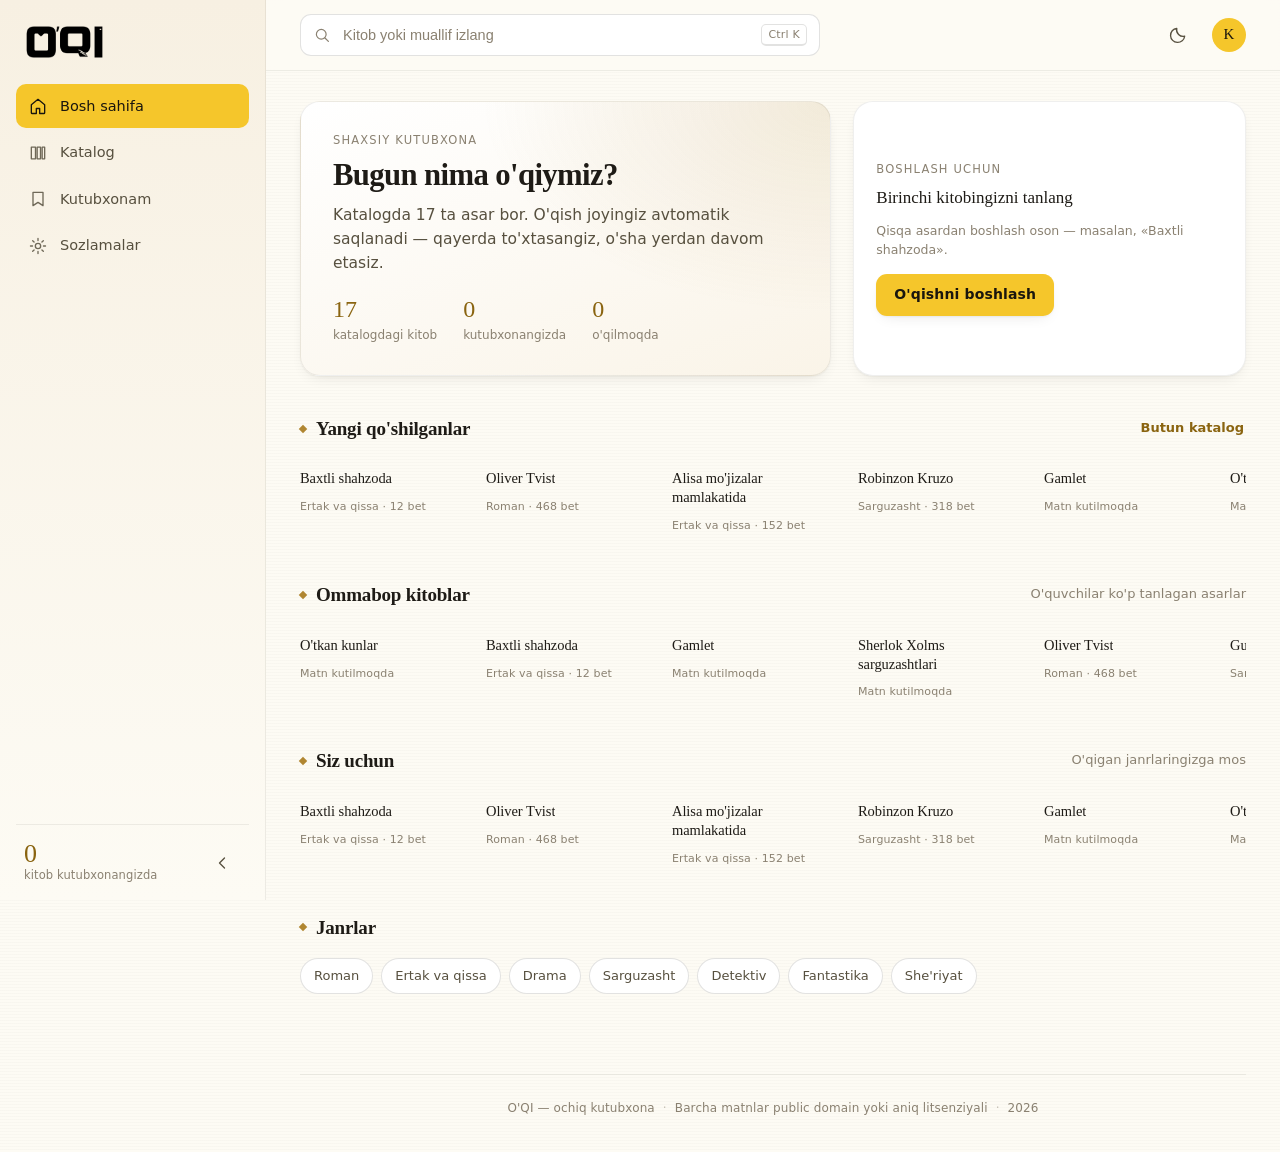
<file: index.html>
<!DOCTYPE html>
<html lang="uz-Latn">
<head>
<meta charset="utf-8">
<meta name="viewport" content="width=device-width, initial-scale=1">
<title>O'QI — o'zbekcha elektron kutubxona</title>
<meta name="description" content="O'zbek tilidagi kitoblar katalogi: qidiruv, janrlar bo'yicha tanlash, o'qish va o'qish joyini saqlash. Public domain asarlar, oflayn ishlaydi.">
<meta name="theme-color" content="#12433b">
<link rel="canonical" href="https://oqi-sayt.onrender.com/">

<meta property="og:type" content="website">
<meta property="og:site_name" content="O'QI">
<meta property="og:title" content="O'QI — o'zbekcha elektron kutubxona">
<meta property="og:description" content="Qidiruv, janrlar, o'qish jarayonini saqlash. Public domain asarlar asosidagi katalog.">
<meta property="og:locale" content="uz_UZ">
<meta name="twitter:card" content="summary_large_image">
<meta name="twitter:image" content="assets/oqi-og.png">
<meta property="og:image" content="assets/oqi-og.png">
<meta property="og:image:width" content="1200">
<meta property="og:image:height" content="630">
<meta property="og:url" content="https://oqi-sayt.onrender.com/">

<link rel="icon" href="favicon-32.png" sizes="32x32" type="image/png">
<link rel="apple-touch-icon" href="assets/oqi-icon-180.png">
<link rel="manifest" href="manifest.json">
<link rel="stylesheet" href="assets/styles.css">
</head>
<body>
<a class="skip" href="#main">Asosiy qismga o'tish</a>

<div class="app" id="app">
  <aside class="sidebar" id="sidebar" aria-label="Asosiy menyu">
    <a class="brand" href="#/home" aria-label="O'QI — bosh sahifa">
      <img class="brand__full" src="assets/oqi-wordmark.png" alt="O'QI" width="112" height="53">
      <img class="brand__mini" src="assets/oqi-icon-180.png" alt="O'QI" width="32" height="32">
    </a>

    <nav class="nav" id="nav">
      <button class="nav__item" data-route="home">
        <svg viewBox="0 0 24 24" aria-hidden="true"><path d="M4 10.5 12 4l8 6.5V20a1 1 0 0 1-1 1h-5v-6H10v6H5a1 1 0 0 1-1-1z"/></svg>
        <span>Bosh sahifa</span>
      </button>
      <button class="nav__item" data-route="catalog">
        <svg viewBox="0 0 24 24" aria-hidden="true"><path d="M4 5h5v14H4zM11 5h4v14h-4zM17 5h3v14h-3z"/></svg>
        <span>Katalog</span>
      </button>
      <button class="nav__item" data-route="library">
        <svg viewBox="0 0 24 24" aria-hidden="true"><path d="M6 4h12v16l-6-4-6 4z"/></svg>
        <span>Kutubxonam</span>
      </button>
      <button class="nav__item" data-route="settings">
        <svg viewBox="0 0 24 24" aria-hidden="true"><circle cx="12" cy="12" r="3.2"/><path d="M12 3v2.4M12 18.6V21M3 12h2.4M18.6 12H21M5.6 5.6l1.7 1.7M16.7 16.7l1.7 1.7M18.4 5.6l-1.7 1.7M7.3 16.7l-1.7 1.7"/></svg>
        <span>Sozlamalar</span>
      </button>
    </nav>

    <div class="sidebar__foot">
      <div class="streak">
        <span class="streak__num" id="streakNum">0</span>
        <span class="streak__lbl">kitob kutubxonangizda</span>
      </div>
      <button class="icon-btn sidebar__collapse" id="collapseBtn" aria-label="Menyuni yig'ish" aria-expanded="true">
        <svg viewBox="0 0 24 24" aria-hidden="true"><path d="M15 6l-6 6 6 6"/></svg>
      </button>
    </div>
  </aside>

  <main class="main" id="main">
    <header class="topbar">
      <button class="icon-btn topbar__menu" id="menuBtn" aria-label="Menyuni ochish">
        <svg viewBox="0 0 24 24" aria-hidden="true"><path d="M4 7h16M4 12h16M4 17h16"/></svg>
      </button>

      <label class="search">
        <svg viewBox="0 0 24 24" aria-hidden="true"><circle cx="11" cy="11" r="6.5"/><path d="M16 16l4.5 4.5"/></svg>
        <input id="searchInput" type="search" placeholder="Kitob yoki muallif izlang" autocomplete="off" aria-label="Qidiruv">
        <kbd class="search__kbd">Ctrl K</kbd>
      </label>

      <div class="topbar__right">
        <button class="btn btn--ghost" id="themeBtn" aria-label="Mavzuni almashtirish">
          <svg viewBox="0 0 24 24" aria-hidden="true"><path d="M20 13.5A8 8 0 0 1 10.5 4 8.5 8.5 0 1 0 20 13.5z"/></svg>
        </button>
        <div class="avatar" aria-hidden="true">K</div>
      </div>
    </header>

    <div class="view" id="view" role="region" aria-live="polite"></div>

    <footer class="site-foot">
      <span>O'QI — ochiq kutubxona</span>
      <span class="site-foot__dot">·</span>
      <span>Barcha matnlar public domain yoki aniq litsenziyali</span>
      <span class="site-foot__dot">·</span>
      <span>2026</span>
    </footer>
  </main>
</div>

<div class="scrim" id="scrim" hidden></div>

<section class="reader" id="reader" aria-label="O'quvchi oynasi" hidden>
  <header class="reader__bar">
    <button class="icon-btn" id="readerClose" aria-label="Yopish">
      <svg viewBox="0 0 24 24" aria-hidden="true"><path d="M6 6l12 12M18 6L6 18"/></svg>
    </button>
    <div class="reader__title" id="readerTitle">—</div>
    <div class="reader__tools">
      <button class="icon-btn" id="fontMinus" aria-label="Shriftni kichraytirish">A−</button>
      <button class="icon-btn" id="fontPlus" aria-label="Shriftni kattalashtirish">A+</button>
      <button class="icon-btn" id="readerTheme" aria-label="O'qish mavzusi">
        <svg viewBox="0 0 24 24" aria-hidden="true"><circle cx="12" cy="12" r="7.5"/><path d="M12 4.5v15"/></svg>
      </button>
      <button class="icon-btn" id="bookmarkBtn" aria-label="Xatcho'p qo'yish">
        <svg viewBox="0 0 24 24" aria-hidden="true"><path d="M7 4h10v16l-5-3.6L7 20z"/></svg>
      </button>
    </div>
  </header>
  <div class="reader__stage">
    <div class="reader__book" id="readerBook">
      <div class="reader__scroll" id="readerScroll">
        <article class="reader__page" id="readerPage"></article>
      </div>
      <div class="reader__cover" id="readerCover" hidden aria-hidden="true">
        <div class="reader__cover-face reader__cover-face--front" id="readerCoverFront"></div>
        <div class="reader__cover-face reader__cover-face--back"></div>
      </div>
      <div class="reader__flip" id="readerFlip" hidden aria-hidden="true">
        <div class="reader__flip-face reader__flip-face--front"></div>
        <div class="reader__flip-face reader__flip-face--back"></div>
      </div>
    </div>
  </div>
  <footer class="reader__foot">
    <button class="btn btn--quiet" id="prevCh">Oldingi varaq</button>
    <span class="reader__counter" id="readerCounter">Muqova</span>
    <div class="progress" aria-hidden="true"><span id="readerProgress"></span></div>
    <span class="reader__pct" id="readerPct">0%</span>
    <button class="btn btn--quiet" id="nextCh">Keyingi varaq</button>
  </footer>
</section>

<div class="toast" id="toast" role="status" aria-live="polite" hidden></div>

<script src="assets/data.js"></script>
<script src="assets/texts.js"></script>
<script src="assets/app.js"></script>
<script>
  if ("serviceWorker" in navigator && location.protocol.startsWith("http")) {
    window.addEventListener("load", function () {
      navigator.serviceWorker.register("sw.js").catch(function () {});
    });
  }
</script>
</body>
</html>
</file>
<file: assets/styles.css>
/* ============================================================
   O'QI — vizual tizim
   Iliq qog'oz fon · to'q yashil-kulrang asosiy rang · mis urg'u
   ============================================================ */

:root{
  color-scheme:light;
  --paper:#fdfbf4;
  --paper-2:#f7f0e2;
  --surface:#ffffff;
  --surface-2:#faf4e8;
  --ink:#1e1b16;
  --ink-2:#57503f;
  --ink-3:#8a8171;
  --accent:#f5c62b;
  --accent-hover:#e3b214;
  --on-accent:#1a160e;
  --accent-ink:#8a6410;
  --forest:#f5c62b;
  --forest-deep:#1c1810;
  --brass:#b08631;
  --clay:#b4563a;
  --line:rgba(34,31,26,.13);
  --line-2:rgba(34,31,26,.07);
  --shadow-1:0 1px 2px rgba(34,31,26,.05),0 6px 16px -8px rgba(34,31,26,.14);
  --shadow-2:0 2px 4px rgba(34,31,26,.05),0 18px 34px -16px rgba(34,31,26,.22);
  --shadow-3:0 4px 10px rgba(12,24,20,.10),0 30px 60px -24px rgba(12,24,20,.35);

  --serif:"Iowan Old Style","Palatino Linotype","Book Antiqua",Georgia,"Times New Roman",serif;
  --sans:"Segoe UI Variable Text","Segoe UI",system-ui,-apple-system,"Helvetica Neue",Arial,sans-serif;

  --t-fast:120ms;
  --t-base:180ms;
  --t-slow:260ms;
  --ease:cubic-bezier(.2,0,0,1);

  --sidebar:266px;
  --radius:14px;
  --radius-lg:20px;
}

body[data-theme="dark"]{
  color-scheme:dark;
  --paper:#151916;
  --paper-2:#111512;
  --surface:#1c221d;
  --surface-2:#222822;
  --ink:#efe9dc;
  --ink-2:#b3ab9c;
  --ink-3:#8b8377;
  --line:rgba(239,233,220,.14);
  --line-2:rgba(239,233,220,.07);
  --accent:#f0c536;
  --accent-hover:#ffd753;
  --on-accent:#17130b;
  --accent-ink:#e6bf55;
  --forest:#f0c536;
  --forest-deep:#0d100c;
  --brass:#c9a25a;
  --shadow-1:0 1px 2px rgba(0,0,0,.4);
  --shadow-2:0 18px 34px -16px rgba(0,0,0,.7);
  --shadow-3:0 30px 60px -24px rgba(0,0,0,.8);
}

*,*::before,*::after{box-sizing:border-box}
html,body{height:100%}
body{
  margin:0;
  font-family:var(--sans);
  font-size:15px;
  line-height:1.55;
  color:var(--ink);
  background:var(--paper);
  background-image:linear-gradient(rgba(34,31,26,.018) 1px,transparent 1px);
  background-size:100% 3px;
  -webkit-font-smoothing:antialiased;
}
h1,h2,h3{font-family:var(--serif);font-weight:600;letter-spacing:-.01em;margin:0}
button{font:inherit;color:inherit;background:none;border:0;cursor:pointer}
svg{width:20px;height:20px;fill:none;stroke:currentColor;stroke-width:1.6;stroke-linecap:round;stroke-linejoin:round}

.skip{position:absolute;left:-9999px;top:0;background:var(--accent);color:var(--on-accent);padding:10px 16px;border-radius:0 0 8px 0;z-index:100}
.skip:focus{left:0}

:focus-visible{outline:2px solid var(--brass);outline-offset:2px;border-radius:6px}

/* ---------- App shell ---------- */
.app{display:grid;grid-template-columns:var(--sidebar) 1fr;min-height:100vh;transition:grid-template-columns var(--t-slow) var(--ease)}
.app.is-collapsed{--sidebar:88px}

.sidebar{
  position:sticky;top:0;height:100vh;
  display:flex;flex-direction:column;
  padding:22px 16px 18px;
  background:linear-gradient(180deg,var(--paper-2),var(--paper));
  border-right:1px solid var(--line-2);
  transition:transform var(--t-slow) var(--ease);
  z-index:30;
}
.brand{display:flex;align-items:center;padding:0 6px 22px;color:var(--ink)}
.brand__full{height:40px;width:auto;display:block}
.brand__mini{display:none;width:32px;height:32px;border-radius:9px}
body[data-theme="dark"] .brand__full{filter:invert(1) brightness(1.05)}
.brand__mark{width:30px;height:30px;stroke-width:1.5}
.brand__text{font-family:var(--serif);font-size:21px;letter-spacing:-.02em}

.nav{display:flex;flex-direction:column;gap:2px}
.nav__item{
  display:flex;align-items:center;gap:12px;
  padding:11px 12px;border-radius:10px;
  color:var(--ink-2);font-size:14.5px;font-weight:500;
  transition:background var(--t-fast) var(--ease),color var(--t-fast) var(--ease),transform var(--t-fast) var(--ease);
  text-align:left;white-space:nowrap;overflow:hidden;
}
.nav__item svg{flex:0 0 20px;opacity:.85}
.nav__item:hover{background:rgba(245,198,43,.20);color:var(--ink)}
.nav__item:active{transform:scale(.985)}
.nav__item.is-active{background:var(--accent);color:var(--on-accent)}
.nav__item.is-active svg{opacity:1}

.sidebar__foot{margin-top:auto;display:flex;align-items:flex-end;justify-content:space-between;gap:8px;padding:14px 8px 0;border-top:1px solid var(--line-2)}
.streak{display:flex;flex-direction:column;line-height:1.15;overflow:hidden}
.streak__num{font-family:var(--serif);font-size:26px;color:var(--accent-ink)}
.streak__lbl{font-size:11.5px;color:var(--ink-3);letter-spacing:.01em;white-space:nowrap}
.icon-btn{
  display:inline-flex;align-items:center;justify-content:center;
  width:38px;height:38px;border-radius:10px;color:var(--ink-2);
  transition:background var(--t-fast) var(--ease),color var(--t-fast) var(--ease),transform var(--t-fast) var(--ease);
  font-size:12px;letter-spacing:.02em;
}
.icon-btn:hover{background:rgba(245,198,43,.22);color:var(--ink)}
.icon-btn:active{transform:scale(.94)}

.app.is-collapsed .brand__full,
.app.is-collapsed .nav__item span,
.app.is-collapsed .streak{display:none}
.app.is-collapsed .brand__mini{display:block}
.app.is-collapsed .brand{justify-content:center}
.app.is-collapsed .nav__item{justify-content:center;padding:12px}
.app.is-collapsed .brand{justify-content:center;padding-bottom:22px}
.app.is-collapsed .sidebar__foot{justify-content:center}
.app.is-collapsed .sidebar__collapse svg{transform:rotate(180deg)}

/* ---------- Topbar ---------- */
.main{min-width:0;display:flex;flex-direction:column}
.topbar{
  position:sticky;top:0;z-index:20;
  display:flex;align-items:center;gap:14px;
  padding:14px 34px;
  background:color-mix(in srgb,var(--paper) 88%,transparent);
  backdrop-filter:blur(10px);
  border-bottom:1px solid var(--line-2);
}
.topbar__menu{display:none}
.search{
  flex:1;max-width:520px;
  display:flex;align-items:center;gap:10px;
  padding:0 12px;height:42px;
  background:var(--surface);
  border:1px solid var(--line);
  border-radius:11px;
  transition:border-color var(--t-fast) var(--ease),box-shadow var(--t-fast) var(--ease);
}
.search:focus-within{border-color:var(--accent-hover);box-shadow:0 0 0 3px rgba(245,198,43,.28)}
.search svg{color:var(--ink-3);flex:0 0 18px;width:18px;height:18px}
.search input{flex:1;border:0;background:none;outline:none;font-size:14.5px;color:var(--ink);min-width:0}
.search input::placeholder{color:var(--ink-3)}
.search__kbd{
  font-family:var(--sans);font-size:11px;color:var(--ink-3);
  border:1px solid var(--line);border-bottom-width:2px;border-radius:5px;padding:1px 6px;
  letter-spacing:.02em;white-space:nowrap;
}
.topbar__right{margin-left:auto;display:flex;align-items:center;gap:6px}
.avatar{
  width:34px;height:34px;border-radius:50%;
  display:grid;place-items:center;
  background:var(--accent);color:var(--on-accent);
  font-family:var(--serif);font-size:15px;
}

/* ---------- View / page transition ---------- */
.view{padding:30px 34px 72px;flex:1;min-width:0}
.page{animation:pageIn var(--t-slow) var(--ease) both}
@keyframes pageIn{from{opacity:0;transform:translateY(10px)}to{opacity:1;transform:none}}

/* ---------- Typography helpers ---------- */
.eyebrow{font-size:11.5px;text-transform:uppercase;letter-spacing:.1em;color:var(--ink-3);margin:0 0 8px}
.h1{font-size:clamp(26px,2.4vw,36px);line-height:1.15;letter-spacing:-.02em}
.h2{font-size:22px;line-height:1.2}
.lede{color:var(--ink-2);font-size:15.5px;max-width:58ch;margin:10px 0 0}

/* ---------- Section head ---------- */
.section{margin-top:38px}
.section__head{display:flex;align-items:baseline;justify-content:space-between;gap:16px;margin-bottom:16px}
.section__title{display:flex;align-items:center;gap:10px;font-size:19px;font-family:var(--serif);letter-spacing:-.01em}
.section__title::before{content:"";width:6px;height:6px;background:var(--brass);transform:rotate(45deg);flex:0 0 6px}
.section__link{font-size:13px;color:var(--accent-ink);font-weight:600;padding:4px 2px;border-bottom:1px solid transparent}
.section__link:hover{border-color:var(--accent-hover)}
.section__sub{color:var(--ink-3);font-size:13px}

/* ---------- Hero / continue card ---------- */
.hero{display:grid;grid-template-columns:1.15fr .85fr;gap:22px;align-items:stretch}
.hero__intro{
  padding:30px 32px;border-radius:var(--radius-lg);
  background:
    radial-gradient(120% 140% at 100% 0,rgba(176,134,49,.14),transparent 55%),
    linear-gradient(160deg,var(--surface),var(--surface-2));
  border:1px solid var(--line-2);
  box-shadow:var(--shadow-1);
  display:flex;flex-direction:column;justify-content:center;
}
.hero__stats{display:flex;gap:26px;margin-top:22px;flex-wrap:wrap}
.stat__num{font-family:var(--serif);font-size:24px;color:var(--accent-ink);line-height:1}
.stat__lbl{font-size:12px;color:var(--ink-3);margin-top:5px}

.continue{
  display:flex;gap:16px;align-items:center;text-align:left;
  padding:18px;border-radius:var(--radius-lg);
  background:var(--surface);border:1px solid var(--line-2);
  box-shadow:var(--shadow-1);
  transition:transform var(--t-base) var(--ease),box-shadow var(--t-base) var(--ease);
}
.continue:hover{transform:translateY(-3px);box-shadow:var(--shadow-2)}
.continue .cover{width:86px;flex:0 0 86px}
.continue__meta{min-width:0}
.continue__name{font-family:var(--serif);font-size:17px;line-height:1.25;margin-bottom:3px;overflow:hidden;text-overflow:ellipsis;display:-webkit-box;-webkit-line-clamp:2;-webkit-box-orient:vertical}
.continue__author{font-size:12.5px;color:var(--ink-3)}
.continue__bar{height:4px;background:var(--line-2);border-radius:2px;margin-top:12px;overflow:hidden}
.continue__bar span{display:block;height:100%;background:var(--accent-hover);border-radius:2px;transition:width var(--t-slow) var(--ease)}
.continue__pct{font-size:11.5px;color:var(--ink-3);margin-top:6px}

/* ---------- Grids ---------- */
.grid{display:grid;gap:20px 18px;grid-template-columns:repeat(auto-fill,minmax(168px,1fr))}
.rail{display:grid;grid-auto-flow:column;grid-auto-columns:168px;gap:18px;overflow-x:auto;padding-bottom:8px;scroll-snap-type:x proximity}
.rail::-webkit-scrollbar{height:8px}
.rail::-webkit-scrollbar-thumb{background:var(--line);border-radius:4px}

/* ---------- Book card ---------- */
.card{
  display:flex;flex-direction:column;gap:10px;text-align:left;
  border-radius:var(--radius);padding:0;
  transition:transform var(--t-base) var(--ease);
  scroll-snap-align:start;
}
.card:hover{transform:translateY(-5px)}
.card:active{transform:translateY(-2px) scale(.995)}
.card__cover-wrap{
  display:block;position:relative;border-radius:12px;
  perspective:1000px;transform-style:preserve-3d;
  box-shadow:var(--shadow-1);transition:box-shadow var(--t-base) var(--ease)
}
.card__cover-wrap::before{
  content:"";position:absolute;inset:5px 0 5px 5px;border-radius:0 6px 6px 0;
  background:repeating-linear-gradient(90deg,#f8f2e4 0 1px,#cfc3ac 1px 2px);
  transform:translateX(6px) translateZ(-9px);transform-origin:left center;
  box-shadow:3px 4px 8px rgba(0,0,0,.2)
}
.card:hover .card__cover-wrap{box-shadow:var(--shadow-2)}
.card__name{font-family:var(--serif);font-size:14.5px;line-height:1.3;letter-spacing:-.005em;overflow:hidden;display:-webkit-box;-webkit-line-clamp:2;-webkit-box-orient:vertical}
.card__author{font-size:12px;color:var(--ink-3);margin-top:-4px;white-space:nowrap;overflow:hidden;text-overflow:ellipsis}
.card__meta{display:flex;align-items:center;gap:6px;font-size:11px;color:var(--ink-3);letter-spacing:.01em}

/* ---------- Cover ---------- */
.cover{
  position:relative;aspect-ratio:2/3;width:100%;
  border-radius:10px;overflow:hidden;
  background:var(--c1,#12433b);
  transform:translateZ(0);transform-origin:left center;transform-style:preserve-3d;
  transition:transform .65s cubic-bezier(.2,.72,.2,1),box-shadow .65s var(--ease);
  box-shadow:inset -1px 0 0 rgba(255,255,255,.12),inset 0 0 0 1px rgba(0,0,0,.15);
}
.card:hover .cover{transform:rotateY(-13deg) rotateX(2deg) translateZ(8px);box-shadow:8px 14px 22px rgba(0,0,0,.28),inset -1px 0 0 rgba(255,255,255,.12)}
.cover::before{ /* mato to'qimasi */
  content:"";position:absolute;inset:0;
  background-image:
    repeating-linear-gradient(90deg,rgba(255,255,255,.05) 0 1px,transparent 1px 3px),
    repeating-linear-gradient(0deg,rgba(0,0,0,.05) 0 1px,transparent 1px 3px),
    linear-gradient(120deg,rgba(255,255,255,.14),transparent 42%);
  mix-blend-mode:overlay;
}
.cover::after{ /* muqova gardishi */
  content:"";position:absolute;inset:7px;border:1px solid rgba(246,240,224,.32);border-radius:5px;
}
.cover__spine{
  position:absolute;left:0;top:0;bottom:0;width:11px;
  background:linear-gradient(90deg,rgba(0,0,0,.42),rgba(0,0,0,.06));
  border-right:1px solid rgba(255,255,255,.10);
}
.cover__body{
  position:absolute;inset:0;padding:16px 12px 14px 21px;
  display:flex;flex-direction:column;justify-content:space-between;align-items:center;
  text-align:center;color:#f7f1e2;
  background:linear-gradient(180deg,rgba(0,0,0,.20),rgba(0,0,0,.02) 38%,rgba(0,0,0,.24));
}
.cover__center{display:flex;flex-direction:column;align-items:center;gap:7px;margin:auto 0;width:100%}
.cover__orn{width:15px;height:15px;border:1px solid rgba(247,241,226,.5);transform:rotate(45deg);margin-bottom:2px}
.cover__genre{font-size:8px;letter-spacing:.18em;text-transform:uppercase;opacity:.72}
.cover__top{font-size:8.5px;letter-spacing:.16em;text-transform:uppercase;opacity:.72}
.cover__title{
  font-family:var(--serif);font-size:clamp(13px,1.15vw,17px);line-height:1.22;
  letter-spacing:.005em;text-wrap:balance;max-width:100%;
  text-shadow:0 1px 2px rgba(0,0,0,.35);
}
.cover__author{font-size:9px;letter-spacing:.14em;text-transform:uppercase;opacity:.85;margin-top:2px}
.cover__rule{width:26px;height:1px;background:rgba(246,240,224,.5);margin:6px 0 2px}
.cover--sm .cover__body{padding:12px 8px 10px 15px}
.cover--sm .cover__title{font-size:11px}
.cover--sm .cover__orn{width:10px;height:10px}
.cover--sm .cover__genre{font-size:6.5px}

.badge{
  position:absolute;top:10px;right:10px;z-index:2;
  font-size:10px;letter-spacing:.05em;text-transform:uppercase;
  background:rgba(250,246,238,.92);color:var(--forest-deep);
  padding:3px 7px;border-radius:20px;font-weight:600;
}
.badge--muted{background:rgba(34,31,26,.62);color:#f2ecdd}

/* ---------- Chips ---------- */
.chips{display:flex;gap:8px;flex-wrap:wrap}
.chip{
  padding:7px 13px;border-radius:999px;font-size:13px;
  border:1px solid var(--line);color:var(--ink-2);background:var(--surface);
  transition:background var(--t-fast) var(--ease),color var(--t-fast) var(--ease),border-color var(--t-fast) var(--ease),transform var(--t-fast) var(--ease);
}
.chip:hover{border-color:var(--accent-hover);color:var(--ink)}
.chip:active{transform:scale(.97)}
.chip.is-active{background:var(--accent);border-color:var(--accent);color:var(--on-accent)}

/* ---------- Buttons ---------- */
.btn{
  display:inline-flex;align-items:center;justify-content:center;gap:8px;
  height:42px;padding:0 18px;border-radius:11px;
  font-size:14px;font-weight:600;letter-spacing:.01em;
  transition:background var(--t-fast) var(--ease),transform var(--t-fast) var(--ease),box-shadow var(--t-fast) var(--ease),color var(--t-fast) var(--ease);
}
.btn:active{transform:scale(.97)}
.btn--primary{background:var(--accent);color:var(--on-accent);box-shadow:var(--shadow-1)}
.btn--primary:hover{background:var(--accent-hover)}
.btn--outline{border:1px solid var(--line);background:var(--surface);color:var(--ink)}
.btn--outline:hover{border-color:var(--accent-hover);color:var(--ink)}
.btn--ghost{color:var(--ink-2)}
.btn--ghost:hover{background:rgba(245,198,43,.22)}
.btn--quiet{color:var(--accent-ink);font-weight:600;height:36px;padding:0 12px;border-radius:8px}
.btn--quiet:hover{background:rgba(245,198,43,.2)}
.btn[disabled]{opacity:.45;pointer-events:none}
.btn--full{width:100%}

/* ---------- Filters ---------- */
.filters{display:flex;gap:10px;flex-wrap:wrap;align-items:center;margin:18px 0 6px}
.select{
  height:38px;padding:0 34px 0 12px;border-radius:10px;
  border:1px solid var(--line);background:var(--surface);color:var(--ink);
  font-size:13.5px;appearance:none;
  background-image:linear-gradient(45deg,transparent 50%,var(--ink-3) 50%),linear-gradient(135deg,var(--ink-3) 50%,transparent 50%);
  background-position:calc(100% - 17px) 17px,calc(100% - 12px) 17px;
  background-size:5px 5px,5px 5px;background-repeat:no-repeat;
}
.result-line{display:flex;justify-content:space-between;align-items:baseline;margin:16px 0 14px;color:var(--ink-3);font-size:13px}

/* ---------- Book detail ---------- */
.detail{display:grid;grid-template-columns:280px minmax(0,1fr);gap:38px;align-items:start}
.detail__cover{position:sticky;top:96px}
.detail__cover .cover{box-shadow:var(--shadow-3);border-radius:12px}
.detail__title{font-size:clamp(26px,2.6vw,38px);line-height:1.1;letter-spacing:-.02em;margin:6px 0 8px;text-wrap:balance}
.detail__author{font-size:15px;color:var(--ink-2);margin-bottom:18px}
.detail__meta{display:flex;gap:22px;flex-wrap:wrap;margin:20px 0;padding:16px 0;border-top:1px solid var(--line-2);border-bottom:1px solid var(--line-2)}
.meta__lbl{font-size:11px;text-transform:uppercase;letter-spacing:.09em;color:var(--ink-3);margin-bottom:3px}
.meta__val{font-size:14px;color:var(--ink)}
.detail__desc{font-size:15.5px;line-height:1.7;color:var(--ink-2);max-width:64ch}
.detail__actions{display:flex;gap:10px;margin:24px 0 18px;flex-wrap:wrap}
.license{
  display:flex;gap:10px;align-items:flex-start;
  padding:12px 14px;border-radius:10px;background:var(--surface-2);
  border:1px solid var(--line-2);font-size:12.5px;color:var(--ink-2);max-width:64ch;
}
.license svg{flex:0 0 16px;width:16px;height:16px;margin-top:2px;color:var(--accent-ink)}

/* ---------- Library ---------- */
.tabs{display:flex;gap:4px;border-bottom:1px solid var(--line-2);margin:18px 0 26px}
.tab{padding:10px 14px;font-size:14px;color:var(--ink-3);border-bottom:2px solid transparent;margin-bottom:-1px;transition:color var(--t-fast),border-color var(--t-fast)}
.tab.is-active{color:var(--ink);border-color:var(--accent-hover);font-weight:600}
.lib-item{display:grid;grid-template-columns:64px 1fr auto;gap:16px;align-items:center;padding:14px 0;border-bottom:1px solid var(--line-2)}
.lib-item .cover{border-radius:6px}
.lib-item__name{font-family:var(--serif);font-size:15.5px;line-height:1.3}
.lib-item__author{font-size:12.5px;color:var(--ink-3);margin-top:2px}
.lib-item__bar{height:3px;background:var(--line-2);border-radius:2px;margin-top:9px;overflow:hidden;max-width:260px}
.lib-item__bar span{display:block;height:100%;background:var(--brass);border-radius:2px}
.lib-item__pct{font-size:12px;color:var(--ink-3);margin-top:5px}

/* ---------- Settings ---------- */
.panel{background:var(--surface);border:1px solid var(--line-2);border-radius:var(--radius);padding:22px 24px;max-width:720px;box-shadow:var(--shadow-1)}
.row{display:flex;align-items:center;justify-content:space-between;gap:20px;padding:14px 0;border-bottom:1px solid var(--line-2)}
.row:last-child{border-bottom:0}
.row__label{font-size:14.5px}
.row__hint{font-size:12.5px;color:var(--ink-3);margin-top:3px}
.seg{display:inline-flex;border:1px solid var(--line);border-radius:9px;overflow:hidden}
.seg button{padding:7px 12px;font-size:13px;color:var(--ink-2)}
.seg button.is-active{background:var(--accent);color:var(--on-accent)}
.range{
  -webkit-appearance:none;appearance:none;
  width:150px;height:6px;border-radius:3px;
  background:var(--line);outline:none;accent-color:var(--accent-hover);
}
.range::-webkit-slider-thumb{
  -webkit-appearance:none;appearance:none;
  width:17px;height:17px;border-radius:50%;
  background:var(--accent-hover);border:2px solid var(--surface);
  box-shadow:0 1px 3px rgba(0,0,0,.22);cursor:pointer;
}
.range::-moz-range-track{height:6px;border-radius:3px;background:var(--line)}
.range::-moz-range-thumb{width:15px;height:15px;border-radius:50%;background:var(--accent-hover);border:2px solid var(--surface);cursor:pointer}
.danger{color:var(--clay);border-color:rgba(180,86,58,.4)}
.danger:hover{background:rgba(180,86,58,.08)}

/* ---------- Skeleton ---------- */
.sk{display:flex;flex-direction:column;gap:10px}
.sk__cover{aspect-ratio:2/3;border-radius:12px;background:var(--surface-2);position:relative;overflow:hidden}
.sk__line{height:11px;border-radius:5px;background:var(--surface-2);position:relative;overflow:hidden}
.sk__line--short{width:62%}
.sk__cover::after,.sk__line::after{
  content:"";position:absolute;inset:0;
  background:linear-gradient(100deg,transparent 20%,rgba(255,255,255,.55) 50%,transparent 80%);
  transform:translateX(-100%);animation:shimmer 1.5s var(--ease) infinite;
}
body[data-theme="dark"] .sk__cover::after,body[data-theme="dark"] .sk__line::after{background:linear-gradient(100deg,transparent 20%,rgba(255,255,255,.06) 50%,transparent 80%)}
@keyframes shimmer{to{transform:translateX(100%)}}

/* ---------- Empty / error ---------- */
.state{
  text-align:center;padding:64px 24px;max-width:460px;margin:0 auto;
  display:flex;flex-direction:column;align-items:center;gap:6px;
  animation:pageIn var(--t-slow) var(--ease) both;
}
.state__mark{width:46px;height:46px;color:var(--ink-3);margin-bottom:8px;stroke-width:1.3}
.state__title{font-family:var(--serif);font-size:19px}
.state__text{color:var(--ink-2);font-size:14px;max-width:38ch}
.state .btn{margin-top:14px}

/* ---------- Reader ---------- */
.reader{
  position:fixed;inset:0;z-index:60;
  display:flex;flex-direction:column;
  background:radial-gradient(ellipse at 50% 53%,var(--paper-2),var(--paper) 75%);
  animation:readerIn var(--t-slow) var(--ease) both;
}
.reader[hidden]{display:none}
@keyframes readerIn{from{opacity:0;transform:translateY(14px)}to{opacity:1;transform:none}}
.reader__bar{display:flex;align-items:center;gap:12px;padding:12px 22px;border-bottom:1px solid var(--line-2);background:var(--paper);position:relative;z-index:8}
.reader__title{font-family:var(--serif);font-size:15px;color:var(--ink-2);white-space:nowrap;overflow:hidden;text-overflow:ellipsis}
.reader__tools{margin-left:auto;display:flex;gap:2px;align-items:center}
.reader__stage{
  flex:1;min-height:0;display:grid;place-items:center;overflow:hidden;
  padding:22px clamp(18px,4vw,56px);perspective:1800px;
}
.reader__book{
  position:relative;width:min(1100px,calc(100vw - 120px));height:min(72vh,740px);min-height:360px;
  border-radius:9px;background:var(--paper-2);transform-style:preserve-3d;
  box-shadow:0 32px 70px rgba(30,24,16,.22),0 8px 20px rgba(30,24,16,.16);
}
.reader__book::before{
  content:"";position:absolute;z-index:3;top:0;bottom:0;left:50%;width:30px;
  transform:translateX(-50%);pointer-events:none;
  background:linear-gradient(90deg,transparent,rgba(49,39,26,.11) 48%,rgba(255,255,255,.2) 53%,transparent);
}
.reader__scroll{
  position:absolute;inset:0;overflow:hidden;border-radius:9px;
  scroll-behavior:auto;touch-action:pan-y;
  background:linear-gradient(90deg,rgba(83,66,42,.06),transparent 7%,var(--paper) 17%,var(--paper) 83%,transparent 93%,rgba(83,66,42,.05));
}
.reader__page{
  box-sizing:border-box;width:100%;height:100%;margin:0;
  padding:clamp(34px,4.5vw,62px) clamp(34px,5vw,68px);
  column-count:2;column-gap:clamp(42px,5vw,76px);column-fill:auto;
  column-rule:1px solid rgba(95,78,52,.12);
  font-family:var(--serif);font-size:var(--reader-font,19px);line-height:1.72;
  color:var(--ink);text-align:left;
}
.reader__page p{margin:0 0 1em;text-indent:1.35em}
.reader__page p:first-of-type{text-indent:0}
.reader__page p:first-of-type::first-letter{
  float:left;font-size:3.1em;line-height:.86;padding:6px 8px 0 0;color:var(--accent-ink);
}
.reader__page h2{
  column-span:all;font-size:1em;letter-spacing:.12em;text-transform:uppercase;color:var(--ink-3);
  font-family:var(--sans);font-weight:600;margin:0 0 1.5em;text-align:center
}
.reader__cover{
  position:absolute;z-index:5;inset:0 0 0 50%;transform-origin:left center;
  transform-style:preserve-3d;perspective:1600px;
}
.reader__cover[hidden],.reader__flip[hidden]{display:none}
.reader__cover-face{
  position:absolute;inset:0;display:grid;place-items:center;
  backface-visibility:hidden;border-radius:0 9px 9px 0;
}
.reader__cover-face--front{
  background:linear-gradient(120deg,rgba(255,255,255,.2),transparent 32%),var(--paper-2);
  box-shadow:inset 4px 0 9px rgba(0,0,0,.16),inset -2px 0 rgba(255,255,255,.28);
}
.reader__cover-face--front .cover{height:88%;width:auto;aspect-ratio:2/3;box-shadow:0 14px 30px rgba(0,0,0,.3)}
.reader__cover-face--back{
  transform:rotateY(180deg);background:linear-gradient(90deg,#dfd4bd,var(--paper-2) 18%,var(--paper-2));
  box-shadow:inset -4px 0 9px rgba(0,0,0,.13);
}
.reader__cover--opening{animation:readerCoverOpen .72s cubic-bezier(.42,0,.2,1) forwards}
.reader__cover--closing{animation:readerCoverClose .72s cubic-bezier(.42,0,.2,1) forwards}
@keyframes readerCoverOpen{to{transform:rotateY(-180deg)}}
@keyframes readerCoverClose{from{transform:rotateY(-180deg)}to{transform:rotateY(0)}}
.reader__book--covered .reader__scroll{visibility:hidden}
.reader__flip{
  position:absolute;z-index:4;top:0;bottom:0;width:50%;transform-style:preserve-3d;
  background:var(--paper);box-shadow:0 0 20px rgba(46,36,23,.18);pointer-events:none;
}
.reader__flip-face{position:absolute;inset:0;backface-visibility:hidden}
.reader__flip-face--front{background:linear-gradient(90deg,rgba(87,68,42,.16),transparent 20%),var(--paper)}
.reader__flip-face--back{transform:rotateY(180deg);background:linear-gradient(90deg,var(--paper-2),var(--paper))}
.reader__flip--next{right:0;transform-origin:left center;animation:readerPageNext .68s cubic-bezier(.42,0,.2,1) forwards}
.reader__flip--prev{left:0;transform-origin:right center;animation:readerPagePrev .68s cubic-bezier(.42,0,.2,1) forwards}
@keyframes readerPageNext{to{transform:rotateY(-180deg)}}
@keyframes readerPagePrev{to{transform:rotateY(180deg)}}
.reader__foot{display:flex;align-items:center;gap:14px;padding:10px 22px;border-top:1px solid var(--line-2);background:var(--paper);position:relative;z-index:8}
.progress{flex:1;height:3px;background:var(--line-2);border-radius:2px;overflow:hidden}
.progress span{display:block;height:100%;width:0;background:var(--brass);transition:width var(--t-base) var(--ease)}
.reader__pct{font-size:12px;color:var(--ink-3);min-width:34px;text-align:right}
.reader__counter{font-size:12px;font-variant-numeric:tabular-nums;color:var(--ink-3);min-width:72px;text-align:center;white-space:nowrap}

.reader[data-reader-theme="sepia"]{--paper:#f4ecd8;--paper-2:#efe6cf;--ink:#3a3128;--ink-2:#6b5f4e;--ink-3:#948873;--line-2:rgba(58,49,40,.12)}
.reader[data-reader-theme="dark"]{--paper:#14181a;--paper-2:#111516;--ink:#dfd8c8;--ink-2:#a49d8e;--ink-3:#7b7568;--line-2:rgba(223,216,200,.12);--accent-ink:#e6c05a}
@media (max-width:760px){
  .reader__bar{padding:9px 10px;gap:8px}
  .reader__title{font-size:13px}
  .reader__stage{padding:10px 0}
  .reader__book{width:min(94vw,560px);height:min(72vh,720px);min-height:340px}
  .reader__book::before{display:none}
  .reader__page{column-count:1;column-gap:0;column-rule:0;padding:34px 28px}
  .reader__cover{inset:0}
  .reader__cover-face{border-radius:9px}
  .reader__cover-face--front .cover{height:88%}
  .reader__flip{width:100%}
  .reader__foot{gap:7px;padding:8px}
  .reader__foot .btn{font-size:12px;padding:8px}
  .reader__counter{min-width:50px;font-size:11px}
  .reader__pct{min-width:30px;font-size:11px}
  .reader__foot .progress{min-width:20px}
}
@media (max-height:620px){
  .reader__stage{padding-top:8px;padding-bottom:8px}
  .reader__book{height:min(66vh,600px);min-height:260px}
  .reader__page{padding-top:28px;padding-bottom:28px}
}

/* ---------- Toast ---------- */
.toast{
  position:fixed;left:50%;bottom:28px;transform:translateX(-50%) translateY(8px);
  background:var(--forest-deep);color:#f5f0e1;
  padding:12px 18px;border-radius:11px;font-size:13.5px;
  box-shadow:var(--shadow-3);z-index:80;
  display:flex;align-items:center;gap:10px;
  animation:toastIn var(--t-base) var(--ease) forwards;
}
.toast[hidden]{display:none}
@keyframes toastIn{from{opacity:0;transform:translateX(-50%) translateY(12px)}to{opacity:1;transform:translateX(-50%) translateY(0)}}
.toast__dot{width:7px;height:7px;border-radius:50%;background:var(--brass)}

/* ---------- Scrim (mobile nav) ---------- */
.scrim{position:fixed;inset:0;background:rgba(18,26,22,.42);z-index:25;backdrop-filter:blur(2px)}
.scrim[hidden]{display:none}

/* ---------- Responsive ---------- */
@media (max-width:1180px){
  .view{padding:26px 24px 64px}
  .topbar{padding:12px 24px}
  .hero{grid-template-columns:1fr}
}
@media (max-width:1024px){
  .app{grid-template-columns:88px 1fr}
  .brand__full{display:none}
  .brand__mini{display:block}
  .brand{justify-content:center}
  .nav__item span,.streak{display:none}
  .nav__item{justify-content:center;padding:12px}
  .sidebar__foot{justify-content:center}
  .detail{grid-template-columns:220px minmax(0,1fr);gap:26px}
}
@media (max-width:820px){
  .app{grid-template-columns:1fr}
  .sidebar{position:fixed;left:0;top:0;width:266px;transform:translateX(-100%);box-shadow:var(--shadow-3)}
  .app.is-open .sidebar{transform:none}
  .app.is-open .brand__full{display:block}
  .app.is-open .brand__mini{display:none}
  .app.is-open .brand{justify-content:flex-start}
  .app.is-open .nav__item span,.app.is-open .streak{display:block}
  .app.is-open .nav__item{justify-content:flex-start;padding:11px 12px}
  .topbar__menu{display:inline-flex}
  .topbar{padding:10px 14px;gap:8px}
  .search__kbd{display:none}
  .view{padding:20px 16px 56px}
  .detail{grid-template-columns:1fr;gap:20px}
  .detail__cover{position:static;max-width:190px}
  .grid{grid-template-columns:repeat(auto-fill,minmax(136px,1fr));gap:16px 12px}
  .rail{grid-auto-columns:138px}
  .lib-item{grid-template-columns:52px 1fr;row-gap:4px}
  .lib-item__pct{grid-column:2}
}
@media (max-width:520px){
  .hero__intro{padding:22px 20px}
  .h1{font-size:26px}
  .section{margin-top:30px}
}
@media (max-width:420px){
  .grid{grid-template-columns:repeat(2,1fr)}
}

/* ---------- Reduced motion ---------- */
@media (prefers-reduced-motion:reduce){
  *,*::before,*::after{animation-duration:.001ms!important;animation-iteration-count:1!important;transition-duration:.001ms!important;scroll-behavior:auto!important}
  .card:hover{transform:none}
  .card:hover .cover{transform:none}
  .continue:hover{transform:none}
  .btn:active,.chip:active,.icon-btn:active{transform:none}
  .sk__cover::after,.sk__line::after{animation:none;background:none}
}

/* ---------- Sayt versiyasi ---------- */
a.brand{text-decoration:none;color:var(--ink)}

/* Muqova: och sariq fon + to'q matn */
.cover--ink .cover__body{color:#1b1710;background:linear-gradient(180deg,rgba(255,255,255,.22),rgba(255,255,255,0) 40%,rgba(0,0,0,.07))}
.cover--ink .cover__orn{border-color:rgba(27,23,16,.45)}
.cover--ink .cover__rule{background:rgba(27,23,16,.35)}
.cover--ink .cover__title{text-shadow:none}
.cover--ink .cover__genre{opacity:.62}
.cover--ink .cover__spine{background:linear-gradient(90deg,rgba(0,0,0,.22),rgba(0,0,0,.02));border-right:1px solid rgba(255,255,255,.18)}
a.brand:hover .brand__text{opacity:.8}
.view{width:100%;max-width:1520px;margin:0 auto}
.site-foot{
  display:flex;flex-wrap:wrap;gap:8px;align-items:center;justify-content:center;
  margin:8px 34px 0;padding:24px 0 34px;
  border-top:1px solid var(--line-2);
  color:var(--ink-3);font-size:12px;letter-spacing:.01em;
}
.site-foot__dot{opacity:.45}
@media (max-width:820px){ .site-foot{margin:4px 16px 0;padding:20px 0 28px} }

/* Bosma va nusxa olish uchun */
@media print{
  .sidebar,.topbar,.reader__foot,.toast,.scrim{display:none!important}
  .app{display:block}
  .view{padding:0}
  .reader{position:static;display:block;background:#fff}
  .reader__bar{display:none}
  .reader__stage{display:block;overflow:visible;padding:0}
  .reader__book{width:auto;height:auto;min-height:0;box-shadow:none;background:none}
  .reader__book::before,.reader__cover,.reader__flip{display:none!important}
  .reader__scroll{position:static;overflow:visible;height:auto;visibility:visible;background:none}
  .reader__page{width:auto;height:auto;column-count:1;padding:0}
}
</file>
